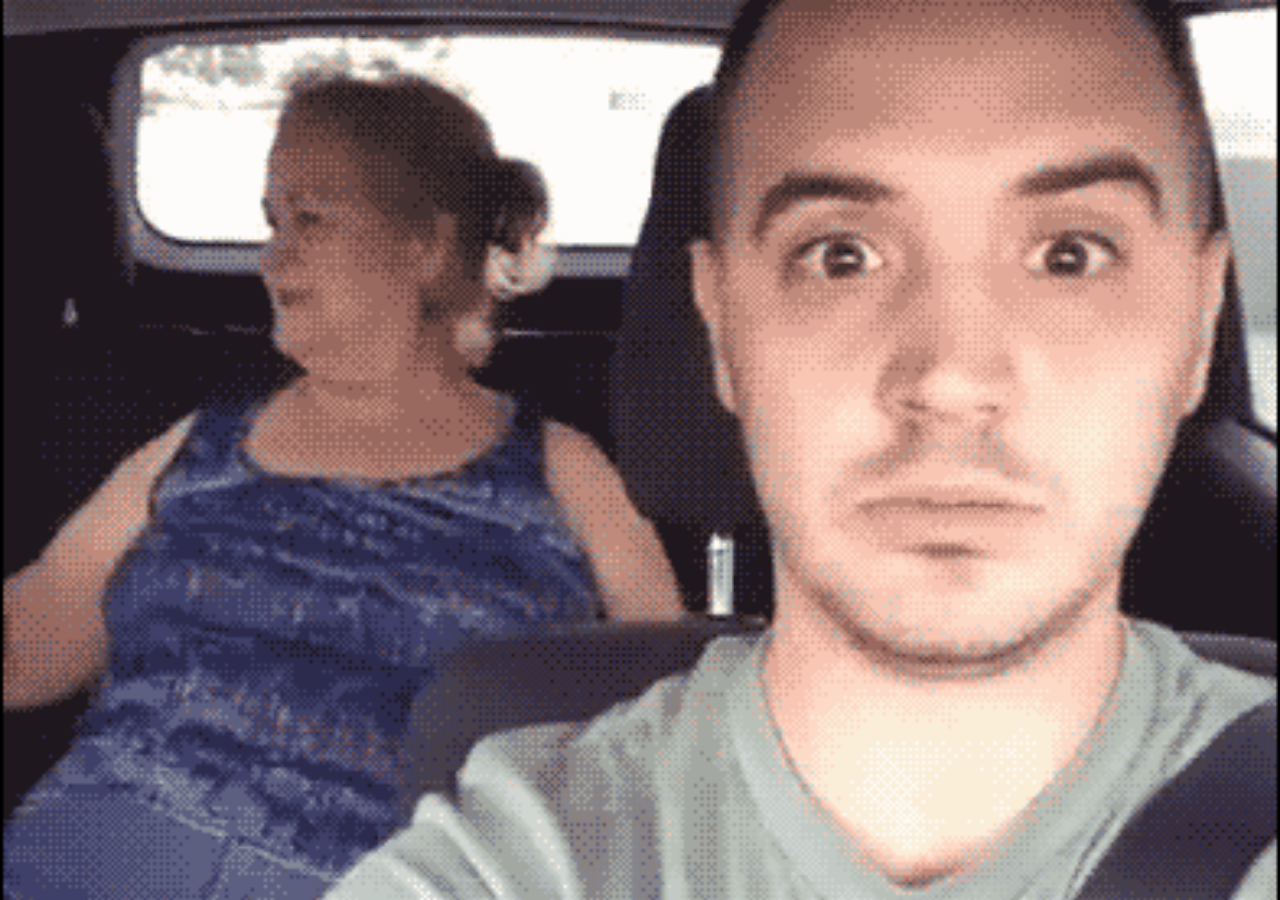
<file: index.html>
<!doctype html>
<html>
  <head>
    <title>WTF</title>
    <style>
      body {
        background-color: #000;
        background: none no-repeat center center fixed; 
        -webkit-background-size: cover;
        -moz-background-size: cover;
        -o-background-size: cover;
        background-size: cover;
      }
    </style>
  </head>
  <body>
    <script>
      var NUM_IMAGES = 33,
          body,
          curImage;

      function swapImage() {
        var randomImage = Math.ceil(Math.random()*NUM_IMAGES);

        // don't show the same image twice in a row:
        if (randomImage === curImage) { return swapImage(); }

        body.style.backgroundImage = 'url(images/' + randomImage + '.gif)';
        curImage = randomImage;

        setTimeout(swapImage, 5000);
      }

      window.onload = function() {
        body = document.getElementsByTagName('body')[0];
        swapImage();
      };
    </script>
  </body>
</html>
</file>
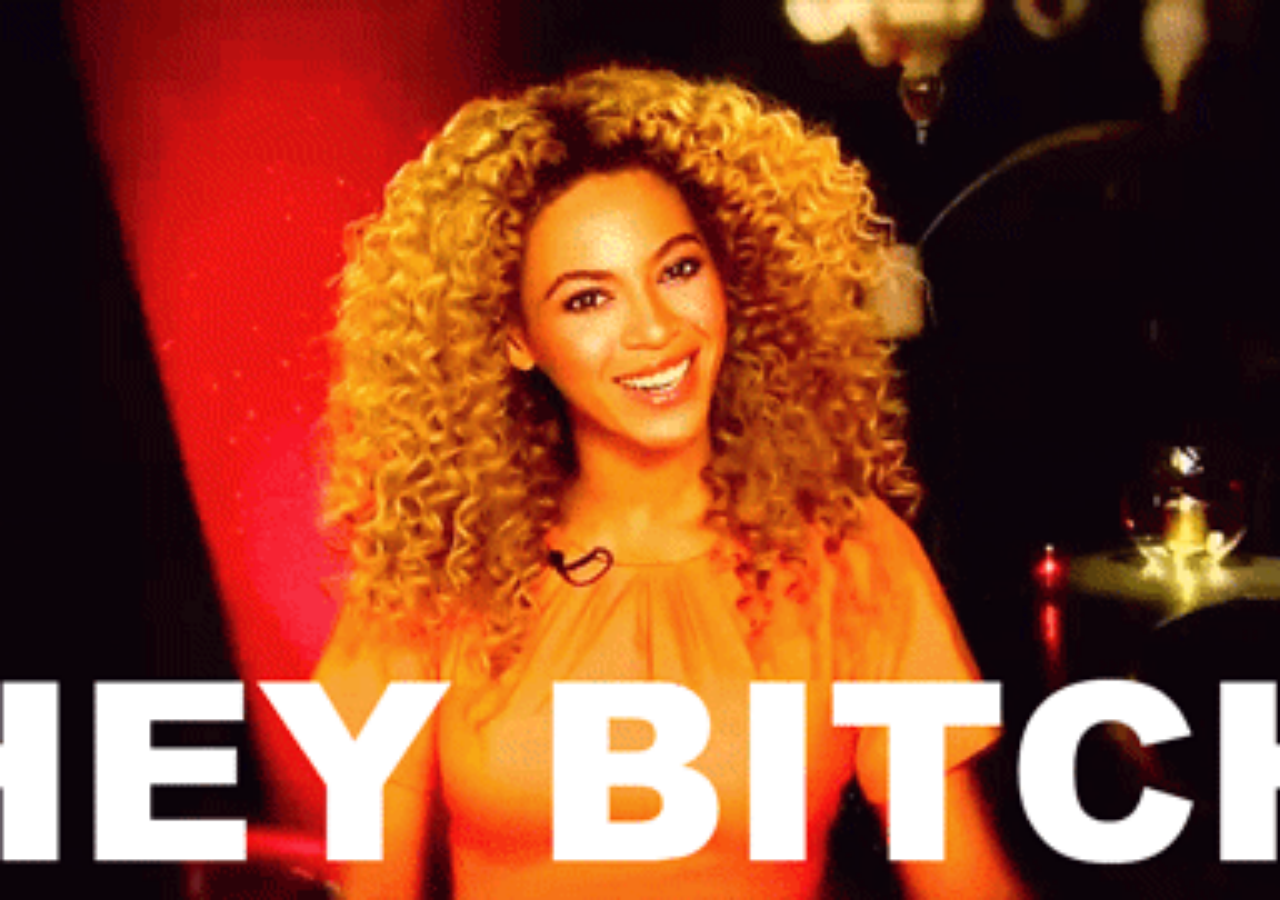
<file: hi/index.html>
<!doctype html>
<html>
  <head>
    <title>Hi</title>
    <style>
      body {
        background-color: #000;
        background: none no-repeat center center fixed; 
        -webkit-background-size: cover;
        -moz-background-size: cover;
        -o-background-size: cover;
        background-size: cover;
      }
    </style>
  </head>
  <body>
    <script>
      var NUM_IMAGES = 10,
          body,
          curImage;

      function swapImage() {
        var randomImage = Math.ceil(Math.random()*NUM_IMAGES);

        // don't show the same image twice in a row:
        if (randomImage === curImage) { return swapImage(); }

        body.style.backgroundImage = 'url(images/' + randomImage + '.gif)';
        curImage = randomImage;

        setTimeout(swapImage, 5000);
      }

      window.onload = function() {
        body = document.getElementsByTagName('body')[0];
        swapImage();
      };
    </script>
  </body>
</html>
</file>
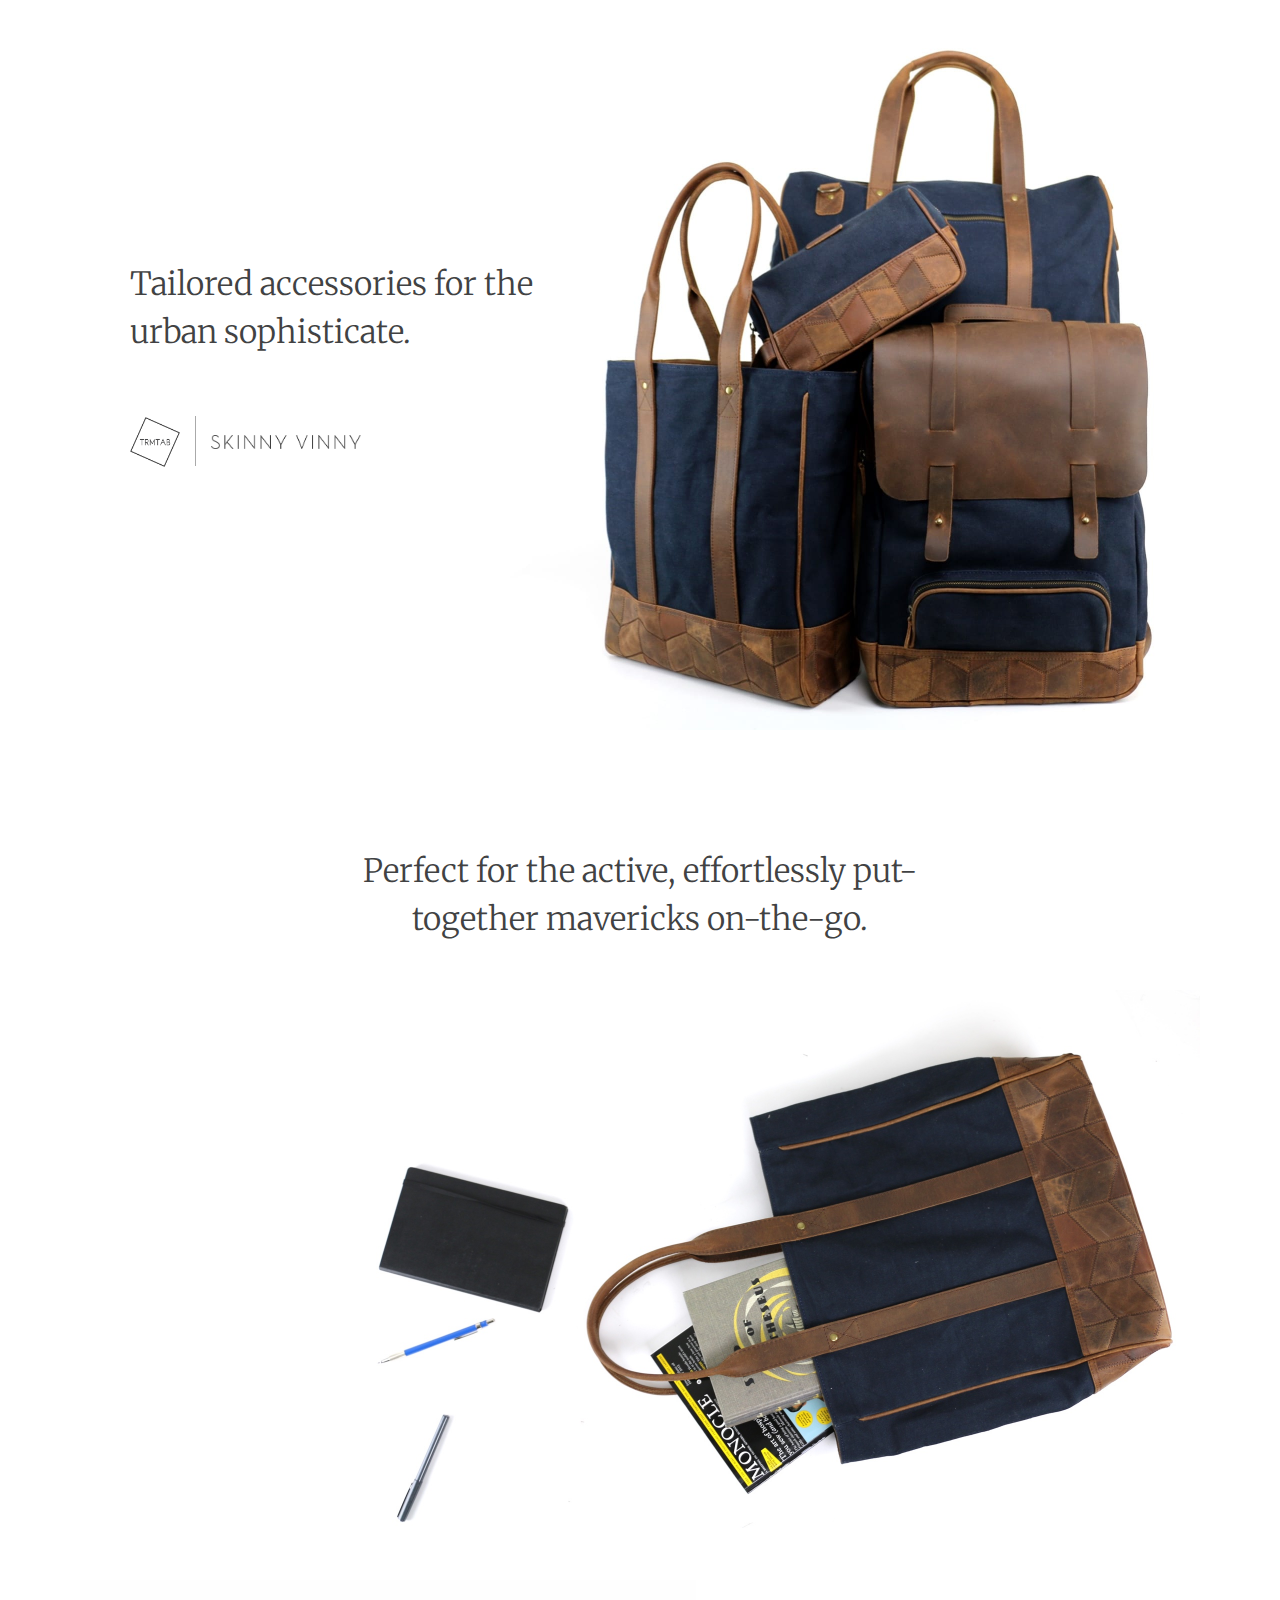
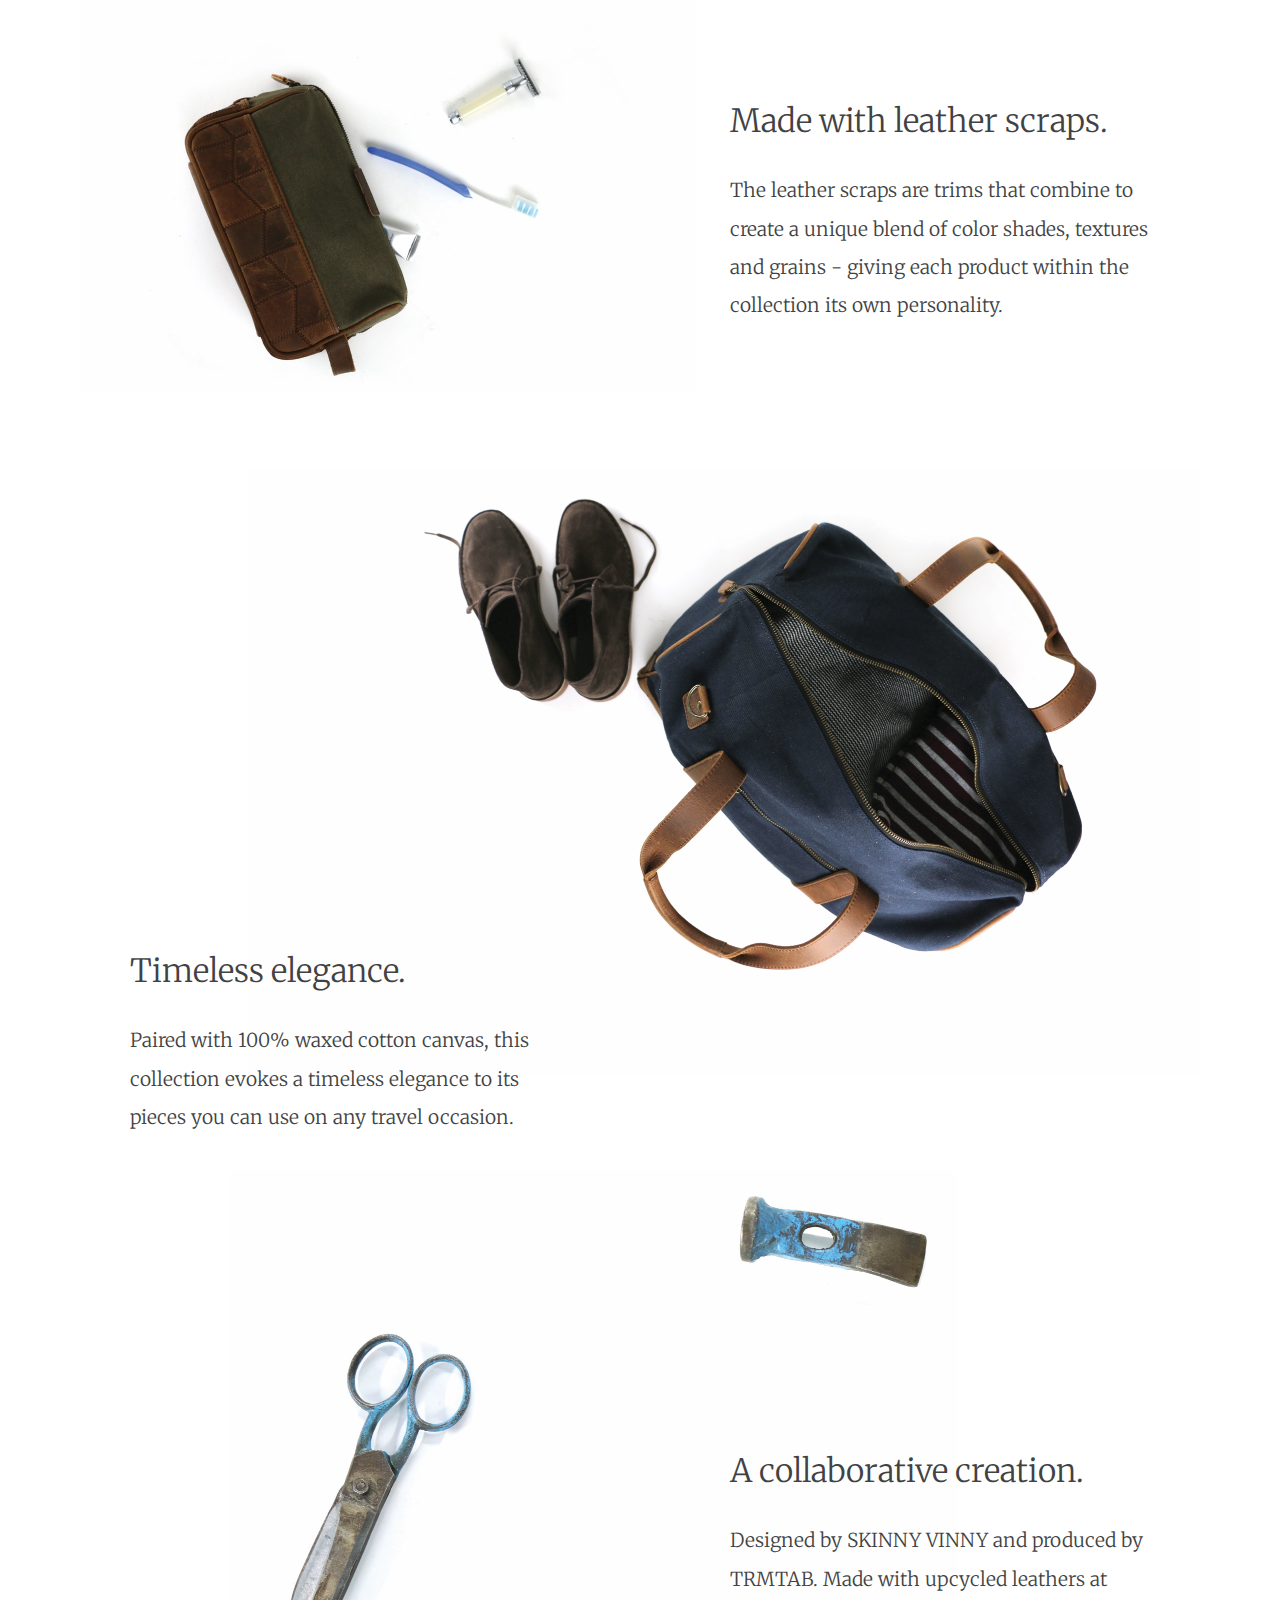
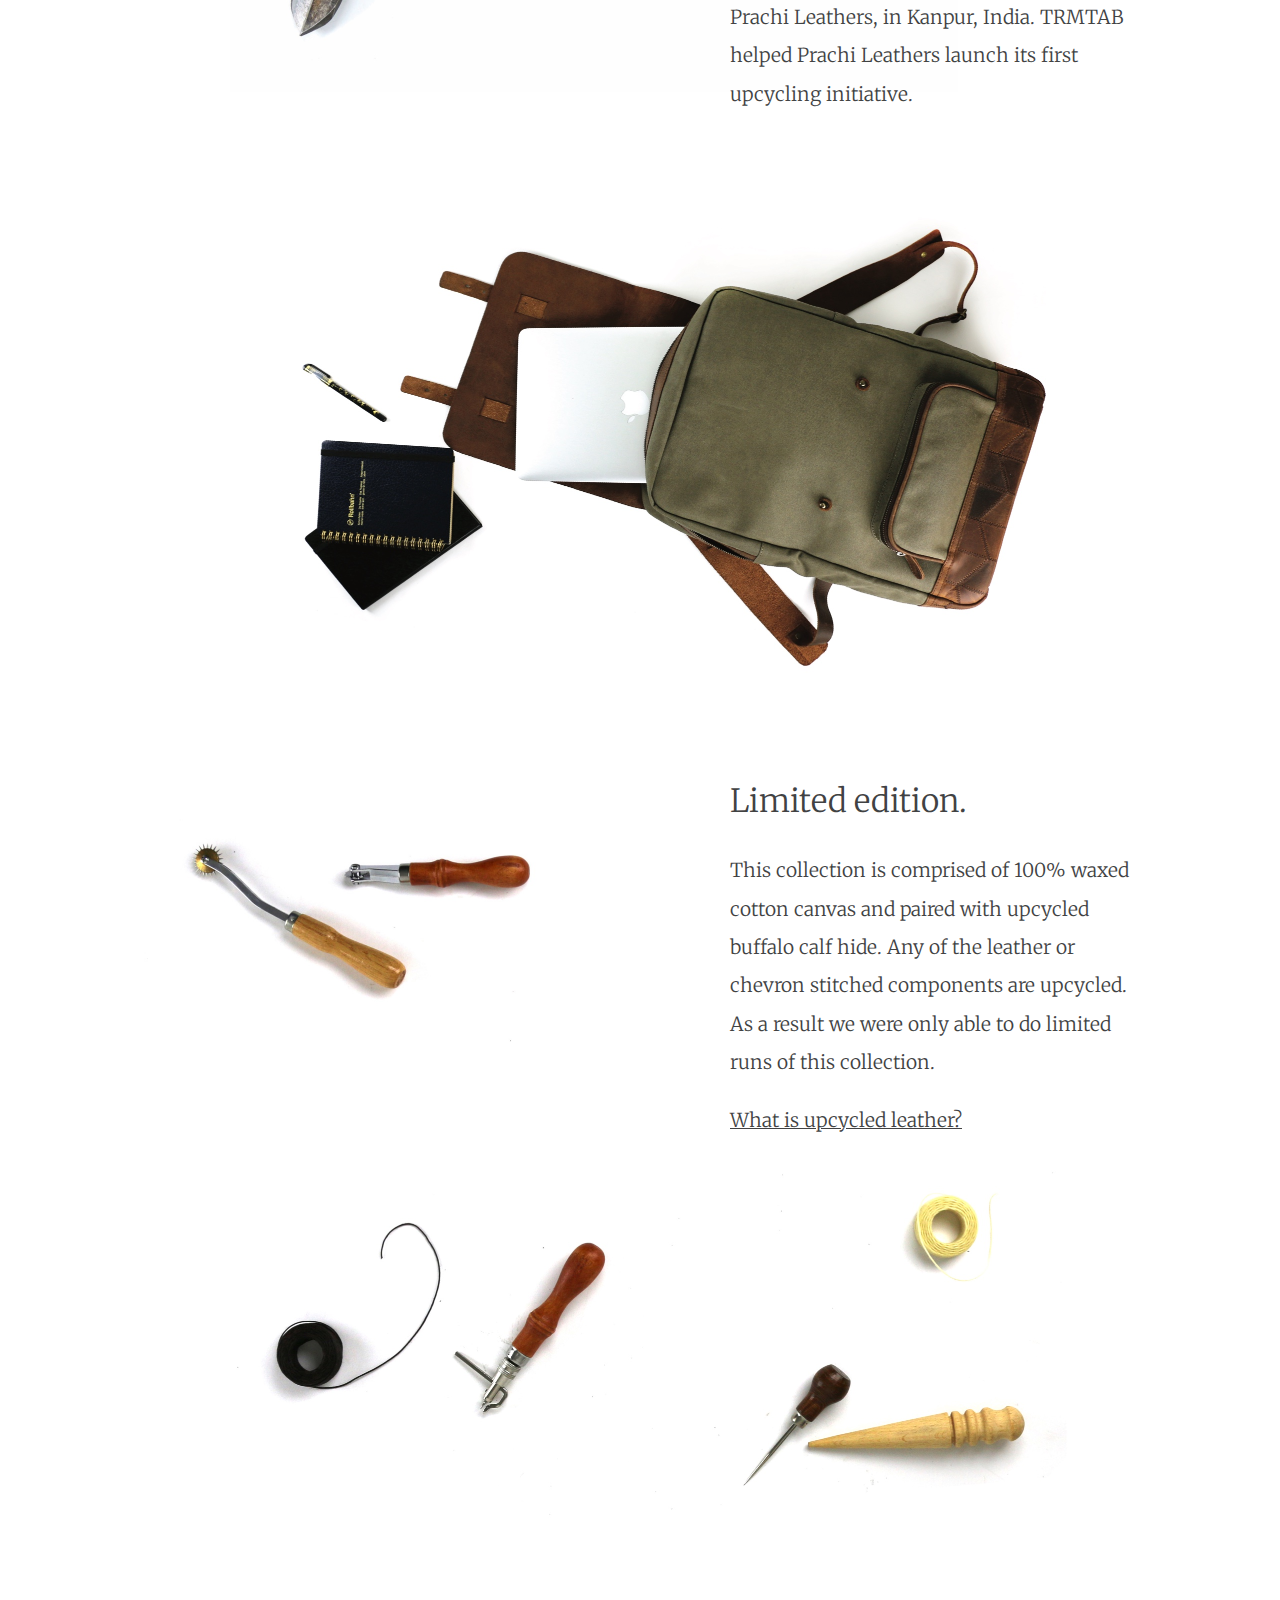
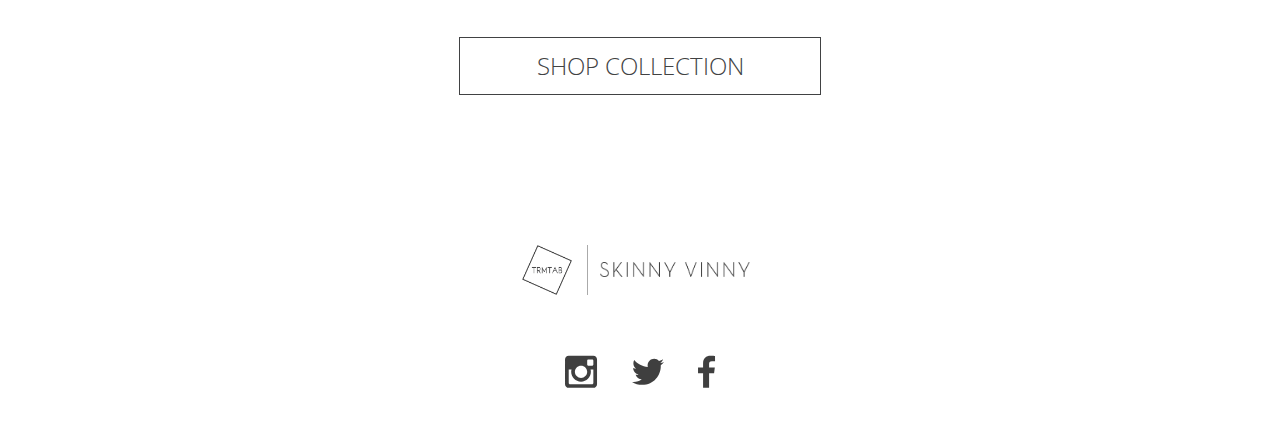
<file: svtrm/index.html>
<!doctype html>
<html class="no-js" lang="">
    <head>
        <meta charset="utf-8">
        <meta http-equiv="x-ua-compatible" content="ie=edge">
        <title></title>
        <meta name="description" content="">
        <meta name="viewport" content="width=device-width, initial-scale=1">

        <link rel="stylesheet" href="css/normalize.css">
        <link rel="stylesheet" href="css/main.css">
        <link href="//fonts.googleapis.com/css?family=.|Open+Sans+Condensed:light,normal,bold|Open+Sans:light,normal,bold|Open+Sans:light,normal,bold|Merriweather:light,normal,bold" rel="stylesheet" type="text/css">
        <script src="js/vendor/modernizr-2.8.3.min.js"></script>
    </head>
    <body>

        <div class="header">
            <div class="header-inner">
                <div class="logo logo--header">
                    <a class="logo__trmtab" href="http://trmtab.com"><img class="logo__trmtab__img" src="img/trmtab_logo.png" /></a>
                    <a class="logo__sv" href="http://skinny-vinny.com"><img class="logo__sv__img" src="img/sv_logo.png" /></a>
                </div>

                <a class="btn btn--header" href="http://skinny-vinny.com/collections/trmtab-by-skinny-vinny">Shop Collection</a>
            </div>
        </div>

        <div id="home" class="home">
            <a class="home__img" href="#about"><img src="img/header.jpg" /></a>

            <div class="home__text">
                Tailored accessories for the urban sophisticate.
                <div class="logo logo--home">
                    <a class="logo__trmtab" href="http://trmtab.com"><img class="logo__trmtab__img" src="img/trmtab_logo.png" /></a>
                    <a class="logo__sv" href="http://skinny-vinny.com"><img class="logo__sv__img" src="img/sv_logo.png" /></a>
                </div>
            </div>
        </div>

        <div id="about" class="about-section about-section1">
          <a class="about1__img" href="http://skinny-vinny.com/products/otto-tote"><img src="img/tote_ariel.jpg" /></a>
            <div class="about1__content">
                <h2>Perfect for the active, effortlessly put-together mavericks on-the-go.</h2>
            </div>
        </div>

        <div id="about2" class="about-section about-section2">
            <a class="about2__img" href="http://skinny-vinny.com/products/otto-dopp-kit"><img src="img/doppkit_ariel.jpg" /></a>
            <div class="about2__content">
                <h2>Made with leather scraps.</h2>
                <p class="about__text">The leather scraps are trims that combine to create a unique blend of color shades, textures and grains - giving each product within the collection its own personality.</p>
            </div>
        </div>

        <div id="about3" class="about-section about-section3">
            <a class="about3__img" href="http://skinny-vinny.com/products/otto-weekender"><img src="img/weekender_ariel.jpg" /></a>
            <div class="about3__content">
                <h2>Timeless elegance.</h2>
                <p class="about__text">Paired with 100% waxed cotton canvas, this collection evokes a timeless elegance to its pieces you can use on any travel occasion.</p>
            </div>
        </div>

        <div id="about4" class="about-section about-section4">
            <img class="about4__img" src="img/tools2_ariel.jpg" />
            <div class="about4__content">
                <h2>A collaborative creation.</h2>
                <p class="about__text">Designed by SKINNY VINNY and produced by TRMTAB. Made with upcycled leathers at Prachi Leathers, in Kanpur, India. TRMTAB helped Prachi Leathers launch its first upcycling initiative.</p>
            </div>
        </div>

        <div id="about5" class="about-section about-section5">
            <a class="about5__img" href="http://skinny-vinny.com/products/otto-backpack"><img src="img/backpack_ariel.jpg" /></a>
            <img class="about5__img-tools-top" src="img/tools_top_half.jpg" />
            <div class="about5__content">
                <h2>Limited edition.</h2>
                <p class="about__text">This collection is comprised of 100% waxed cotton canvas and paired with upcycled buffalo calf hide. Any of the leather or chevron stitched components are upcycled. As a result we were only able to do limited runs of this collection.</p>
                <p class="about__text"><a href="#" class="btn--read-more">What is upcycled leather?</a></p>
            </div>
        </div>

        <div id="read-more" class="read-more">
            <div class="read-more__inner">
                <div class="read-more__col1">
                    <h2>What is upcycled leather?</h2>
                    <p class="about__text">The upcycled leathers are either scraps generated from the factory's production cycles, deadstock, or “lower selection" raw hides which would be otherwise cast aside by brands and customers.</p>
                    <p class="about__text">"Lower selection" are classified into b-grade, or c-grade leathers. These leathers are not lower quality but are cast aside as lower selection because they contain scars and other natural defects. Often, because of these flaws, these lower grade leathers become unusable for any tannery and are thrown out because they are rejected by the tannery’s regular customers.</p>
                </div>
                <div class="read-more__col2">
                    <div class="read-more__video"></div>
                    <p class="about__text">Think of how unfortunate-looking vegetables are cast away before they are sent to the grocery store. Even though they are perfectly fine, they are often thrown out because of it’s visual flaws and defects. The TRMTAB initiative helps the tannery at Prachi Leathers utilize some of their lowest selections of raw hides.</p>
                </div>
            </div>
        </div>

        <div id="footer" class="footer">
            <img class="footer__tools" src="img/tools_bottom_half.jpg" />
            <a href="http://skinny-vinny.com/collections/trmtab-by-skinny-vinny" class="btn btn--large btn--footer-shop">Shop Collection</a>
            <div class="logo">
                <a class="logo__trmtab" href="http://trmtab.com"><img class="logo__trmtab__img" src="img/trmtab_logo.png" /></a>
                <a class="logo__sv" href="http://skinny-vinny.com"><img class="logo__sv__img" src="img/sv_logo.png" /></a>
            </div>
            <ul class="social">
                <li><a class="social-instagram" href="http://instagram.com/skinnyvin"><img src="img/instagram.svg" /></a></li>
                <li><a class="social-twitter" href="http://twitter.com/skinnyvinny"><img src="img/twitter.svg" /></a></li>
                <li><a class="social-facebook" href="https://www.facebook.com/SKINNY-VINNY-22608984952/"><img src="img/facebook.svg" /></a></li>
            </ul>
        </div>

        <script src="js/vendor/jquery-1.12.0.min.js"></script>
        <script src="js/vendor/jquery.scrollTo.min.js"></script>
        <script src="js/plugins.js"></script>
        <script src="js/main.js"></script>

        <script>
            (function(b,o,i,l,e,r){b.GoogleAnalyticsObject=l;b[l]||(b[l]=
            function(){(b[l].q=b[l].q||[]).push(arguments)});b[l].l=+new Date;
            e=o.createElement(i);r=o.getElementsByTagName(i)[0];
            e.src='https://www.google-analytics.com/analytics.js';
            r.parentNode.insertBefore(e,r)}(window,document,'script','ga'));
            ga('create','UA-30381410-2','auto');ga('send','pageview');
        </script>

        <script>
            !function(f,b,e,v,n,t,s){if(f.fbq)return;n=f.fbq=function(){n.callMethod?
            n.callMethod.apply(n,arguments):n.queue.push(arguments)};if(!f._fbq)f._fbq=n;
            n.push=n;n.loaded=!0;n.version='2.0';n.queue=[];t=b.createElement(e);t.async=!0;
            t.src=v;s=b.getElementsByTagName(e)[0];s.parentNode.insertBefore(t,s)}(window,
            document,'script','//connect.facebook.net/en_US/fbevents.js');

            fbq('init', '971126136308319');
            fbq('track', "PageView");
        </script>
        <noscript>
            <img height="1" width="1" style="display:none" src="https://www.facebook.com/tr?id=971126136308319&ev=PageView&noscript=1" />
        </noscript>
    </body>
</html>
</file>
<file: svtrm/css/main.css>
/*! HTML5 Boilerplate v5.3.0 | MIT License | https://html5boilerplate.com/ */

/*
 * What follows is the result of much research on cross-browser styling.
 * Credit left inline and big thanks to Nicolas Gallagher, Jonathan Neal,
 * Kroc Camen, and the H5BP dev community and team.
 */

/* ==========================================================================
   Base styles: opinionated defaults
   ========================================================================== */

html {
    color: #414243;
    font-size: 1em;
    line-height: 1.5;
    font-weight: 300;
    font-family: "Merriweather";
}

a, a:visited {
    color: #414243;
}

/*
 * Remove text-shadow in selection highlight:
 * https://twitter.com/miketaylr/status/12228805301
 *
 * These selection rule sets have to be separate.
 * Customize the background color to match your design.
 */

::-moz-selection {
    background: #b3d4fc;
    text-shadow: none;
}

::selection {
    background: #b3d4fc;
    text-shadow: none;
}

/*
 * A better looking default horizontal rule
 */

hr {
    display: block;
    height: 1px;
    border: 0;
    border-top: 1px solid #ccc;
    margin: 1em 0;
    padding: 0;
}

/*
 * Remove the gap between audio, canvas, iframes,
 * images, videos and the bottom of their containers:
 * https://github.com/h5bp/html5-boilerplate/issues/440
 */

audio,
canvas,
iframe,
img,
svg,
video {
    vertical-align: middle;
}

img {
    max-width: 100%;
}

/*
 * Remove default fieldset styles.
 */

fieldset {
    border: 0;
    margin: 0;
    padding: 0;
}

/*
 * Allow only vertical resizing of textareas.
 */

textarea {
    resize: vertical;
}

h2 {
    font-size: 2em;
    font-weight: 300;
}

/* ==========================================================================
   Author's custom styles
   ========================================================================== */


.logo {
    position: relative;
    display: inline-block;
}
    .logo__trmtab {
        display: inline-block;
        height: 50px;
        border-right: 1px solid #aaa;
    }
    .logo__trmtab__img {
        width: 50px;
        padding-right: 15px;
    }
    .logo__sv__img {
        margin: 0 8px;
        width: 150px;
    }

    .logo--home {
        margin-top: 60px;
    }

    .logo--header .logo__trmtab {
        height: 30px;
    }
    .logo--header .logo__trmtab__img {
        width: 30px;
    }
    .logo--header .logo__sv__img {
        width: 120px;
    }


.btn {
    display: inline-block;
    padding: 10px 30px;
    margin: 15px 0;
    border: 1px solid #414243;
    color: #414243;
    font-family: "Open Sans";
    text-transform: uppercase;
    text-decoration: none;
    font-size: 1.2em;
}
    .btn:hover, .btn:active {
        background-color: #414243;
        color: #fff;
    }

.header {
    position: fixed;
    top: -60px;
    width: 100%;
    background: rgba(255,255,255,0.95);
    border-bottom: 1px solid rgba(0,0,0,0.15);
    z-index: 10;
    height: 30px;
    padding: 10px 0;
    overflow: hidden;
    -webkit-transition: all 0.2s ease-out;  /* Android 2.1+, Chrome 1-25, iOS 3.2-6.1, Safari 3.2-6  */
    transition: all 0.2s ease-out;  /* Chrome 26, Firefox 16+, iOS 7+, IE 10+, Opera, Safari 6.1+  */
}
    .header.scrolled {
        top: 0px;
    }
    .header-inner {
        width: 1120px;
        margin: 0 auto;
        position: relative;
    }
    .btn--header {
        font-size: .8em;
        position: absolute;
        right: 0;
        top: 0;
        margin: 0;
        padding: 5px 15px;
        border: none;
    }

.home {
    position: relative;
    margin: 0 auto;
    width: 1120px;
    height: 730px;
    overflow: hidden;
    text-decoration: none;
    color: #414243;
}
    .home__img {
        position: absolute;
        width: 100%;
        top: 0;
        left: 130px;
    }

    .home__text {
        position: relative;
        top: 260px;
        width: 420px;
        left: 50px;
        font-size: 2em;
        line-height: 1.5;
    }


.about-section {
    position: relative;
    margin: 0 auto;
    width: 1120px;
    overflow: hidden;
}
    .about__text {
        line-height: 2;
        font-size: 1.2em;
    }

.about-section1 {
    height: 800px;
}
    .about1__content {
        top: 90px;
        width: 600px;
        margin: 0 auto;
        text-align: center;
        position: relative;
    }
    .about1__img {
        position: absolute;
        top: 260px;
        right: 0;
        width: 80%;
    }

.about-section2 {
    height: 540px;
}
    .about2__content {
        width: 420px;
        position: absolute;
        right: 50px;
        top: 140px;
    }
    .about2__img {
        position: absolute;
        left: 0;
        top: 50px;
        width: 55%;
    }

.about-section3 {
    height: 700px;
}
    .about3__content {
        position: relative;
        width: 420px;
        top: 450px;
        left: 50px;
    }
    .about3__img {
        position: absolute;
        right: 0;
        top: -200px;
        width: 85%;
    }

.about-section4 {
    height: 600px;
}
    .about4__content {
        position: absolute;
        right: 50px;
        top: 250px;
        width: 420px;
    }

    .about4__img {
        position: absolute;
        left: 150px;
        top: 0;
        width: 65%;
    }

.about-section5 {
    height: 1000px;
}
    .about5__img {
        position: absolute;
        top: -50px;
        right: 100px;
        width: 82%;
    }
    .about5__img-tools-top {
        position: absolute;
        top: 620px;
        width: 600px;
        left: 0;
    }
    .about5__img-tools-bot {
        position: absolute;
        top: 940px;
        left: 0;
    }
    .about5__content {
        position: absolute;
        top: 580px;
        width: 420px;
        right: 50px;
    }

.read-more {
    position: relative;
    margin: 0 auto;
    width: 100%;
    min-width: 1120px;
    height: 0px;
    background: #222;
    -webkit-transition: height 0.3s ease-in;  /* Android 2.1+, Chrome 1-25, iOS 3.2-6.1, Safari 3.2-6  */
    transition: height 0.3s ease-in;  /* Chrome 26, Firefox 16+, iOS 7+, IE 10+, Opera, Safari 6.1+  */
    overflow: hidden;
}
    .read-more__inner {
        width: 1120px;
        margin: 0 auto;
        position: relative;
        color: #fff;
    }
    .read-more.is-showing {
        height: 800px;
    }
    .read-more__text {
        position: absolute;
        right: 50px;
        top: 0;
        padding: 30px 0;
        width: 510px;
    }
    .read-more__col1 {
        width: 420px;
        position: absolute;
        left: 50px;
        top: 30px;
    }
    .read-more__col2 {
        width: 420px;
        position: absolute;
        right: 50px;
        top: 30px;
    }
    .read-more__video {
        width: 360px;
        height: 360px;
        border-radius: 360px;
        overflow: hidden;
        position: relative;
        margin: 30px 0;
    }
        .read-more__video video {
            margin-top: -100px;
            width: 100%;
        }

.footer {
    width: 1120px;
    margin: 0 auto;
    position: relative;
    overflow: hidden;
    text-align: center;
}
    .footer__tools {
        width: 1120px;
        margin: 0 auto;
        position: relative;
        display: block;
    }
    .btn--footer-shop {
        width: 300px;
        display: block;
        margin: 30px auto 150px;
        font-size: 1.5em;
    }
    .social {
        list-style: none;
        margin: 30px 0;
        padding: 0;
    }
        .social li {
            display: inline-block;
        }

        .social img {
            opacity: 0.75;
        }

        .social a {
            display: inline-block;
            padding: 30px 15px;
        }

        .social a:hover img {
            opacity: 1;
        }


@media all and (max-width: 699px) {
  .header, .header.scrolled {
     display: none !important;
  }
}



/* ==========================================================================
   Helper classes
   ========================================================================== */

/*
 * Hide visually and from screen readers
 */

.hidden {
    display: none !important;
}

/*
 * Hide only visually, but have it available for screen readers:
 * http://snook.ca/archives/html_and_css/hiding-content-for-accessibility
 */

.visuallyhidden {
    border: 0;
    clip: rect(0 0 0 0);
    height: 1px;
    margin: -1px;
    overflow: hidden;
    padding: 0;
    position: absolute;
    width: 1px;
}

/*
 * Extends the .visuallyhidden class to allow the element
 * to be focusable when navigated to via the keyboard:
 * https://www.drupal.org/node/897638
 */

.visuallyhidden.focusable:active,
.visuallyhidden.focusable:focus {
    clip: auto;
    height: auto;
    margin: 0;
    overflow: visible;
    position: static;
    width: auto;
}

/*
 * Hide visually and from screen readers, but maintain layout
 */

.invisible {
    visibility: hidden;
}

/*
 * Clearfix: contain floats
 *
 * For modern browsers
 * 1. The space content is one way to avoid an Opera bug when the
 *    `contenteditable` attribute is included anywhere else in the document.
 *    Otherwise it causes space to appear at the top and bottom of elements
 *    that receive the `clearfix` class.
 * 2. The use of `table` rather than `block` is only necessary if using
 *    `:before` to contain the top-margins of child elements.
 */

.clearfix:before,
.clearfix:after {
    content: " "; /* 1 */
    display: table; /* 2 */
}

.clearfix:after {
    clear: both;
}

/* ==========================================================================
   EXAMPLE Media Queries for Responsive Design.
   These examples override the primary ('mobile first') styles.
   Modify as content requires.
   ========================================================================== */

@media only screen and (min-width: 35em) {
    /* Style adjustments for viewports that meet the condition */
}

@media print,
       (-webkit-min-device-pixel-ratio: 1.25),
       (min-resolution: 1.25dppx),
       (min-resolution: 120dpi) {
    /* Style adjustments for high resolution devices */
}

/* ==========================================================================
   Print styles.
   Inlined to avoid the additional HTTP request:
   http://www.phpied.com/delay-loading-your-print-css/
   ========================================================================== */

@media print {
    *,
    *:before,
    *:after,
    *:first-letter,
    *:first-line {
        background: transparent !important;
        color: #000 !important; /* Black prints faster:
                                   http://www.sanbeiji.com/archives/953 */
        box-shadow: none !important;
        text-shadow: none !important;
    }

    a,
    a:visited {
        text-decoration: underline;
    }

    a[href]:after {
        content: " (" attr(href) ")";
    }

    abbr[title]:after {
        content: " (" attr(title) ")";
    }

    /*
     * Don't show links that are fragment identifiers,
     * or use the `javascript:` pseudo protocol
     */

    a[href^="#"]:after,
    a[href^="javascript:"]:after {
        content: "";
    }

    pre,
    blockquote {
        border: 1px solid #999;
        page-break-inside: avoid;
    }

    /*
     * Printing Tables:
     * http://css-discuss.incutio.com/wiki/Printing_Tables
     */

    thead {
        display: table-header-group;
    }

    tr,
    img {
        page-break-inside: avoid;
    }

    img {
        max-width: 100% !important;
    }

    p,
    h2,
    h3 {
        orphans: 3;
        widows: 3;
    }

    h2,
    h3 {
        page-break-after: avoid;
    }
}
</file>
